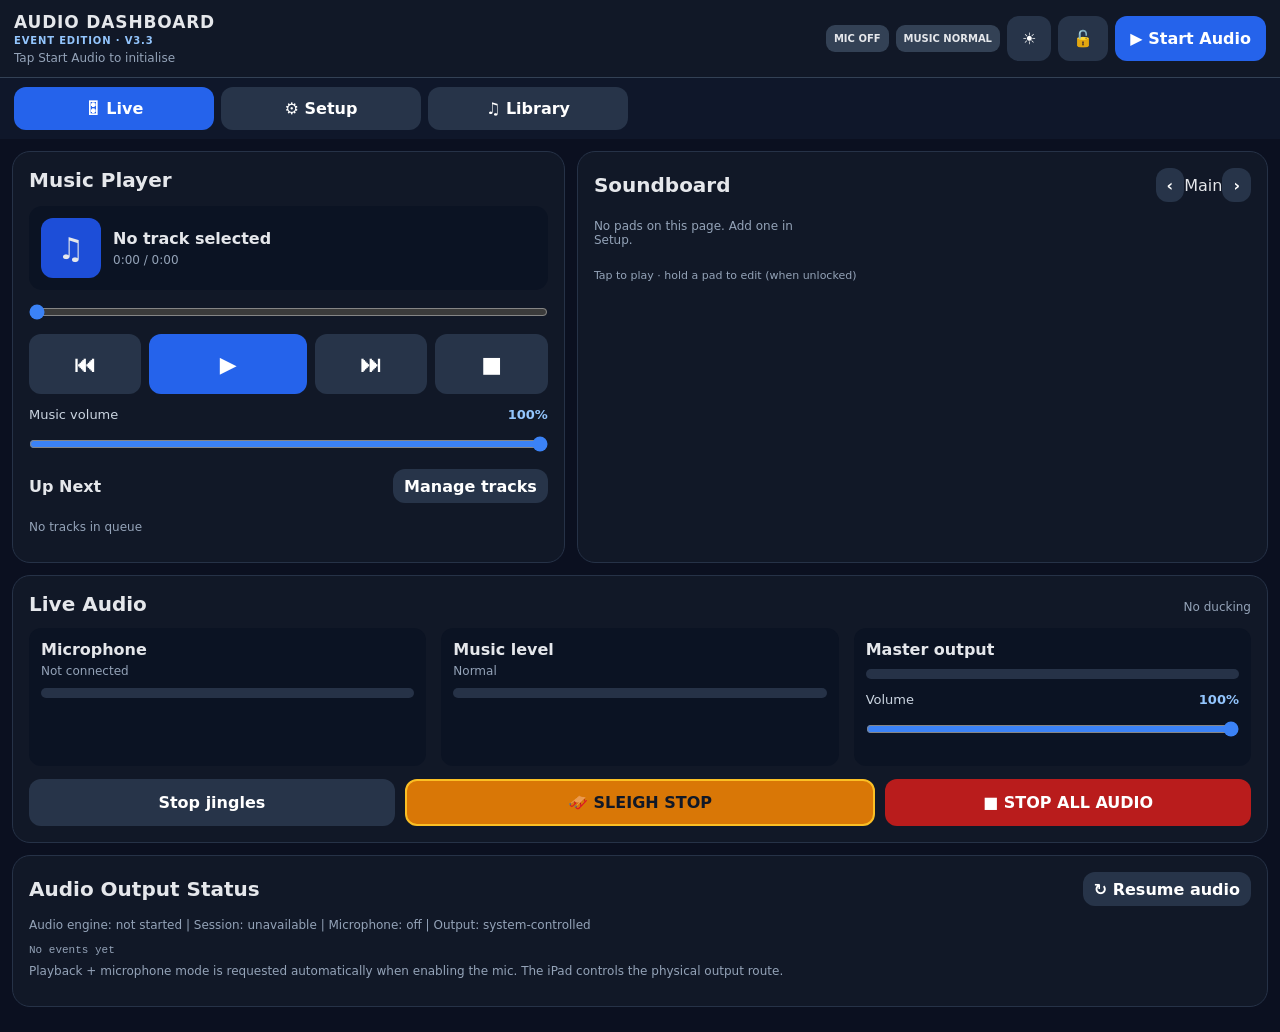
<file: index.html>
<!doctype html><html lang="en"><head><meta charset="utf-8"><meta name="viewport" content="width=device-width,initial-scale=1,viewport-fit=cover"><meta name="theme-color" content="#0b1020"><meta name="apple-mobile-web-app-capable" content="yes"><meta name="apple-mobile-web-app-title" content="Audio Dashboard"><link rel="manifest" href="manifest.webmanifest"><link rel="stylesheet" href="styles.css"><title>Audio Dashboard — Event Edition</title></head><body>
<header><div><strong class="brand">AUDIO DASHBOARD <small>EVENT EDITION · V3.3</small></strong><div id="banner" class="sub">Tap Start Audio to initialise</div></div><div class="header-actions"><span id="micBadge" class="badge">MIC OFF</span><span id="duckBadge" class="badge">MUSIC NORMAL</span><button id="wakeBtn" title="Keep screen awake">☀</button><button id="lockBtn">🔓</button><button id="startBtn" class="primary">▶ Start Audio</button></div></header>
<nav><button data-view="live" class="active">🎛 Live</button><button data-view="setup">⚙ Setup</button><button data-view="library">♫ Library</button></nav>
<main>
<section id="liveView" class="view active"><div class="columns"><article class="panel"><h2>Music Player</h2><div class="now"><div class="art">♫</div><div><strong id="nowTitle">No track selected</strong><div id="timeText" class="sub">0:00 / 0:00</div></div></div><input id="seek" type="range" min="0" max="1000" value="0"><div class="transport"><button id="prevBtn">⏮</button><button id="playBtn" class="primary">▶</button><button id="nextBtn">⏭</button><button id="stopMusicBtn">■</button></div><label>Music volume <output id="musicVolumeText">100%</output><input id="musicVolume" type="range" min="0" max="100" value="100"></label><div class="section-head"><h3>Up Next</h3><button data-view="library" class="small">Manage tracks</button></div><div id="queue" class="queue"></div></article>
<article class="panel"><div class="section-head"><h2>Soundboard</h2><div><button id="prevPage" class="small">‹</button><span id="pageLabel">Page 1</span><button id="nextPage" class="small">›</button></div></div><div id="pads" class="pads"></div><div class="footnote">Tap to play · hold a pad to edit (when unlocked)</div></article></div>
<article class="panel"><div class="section-head"><h2>Live Audio</h2><span id="liveReason" class="sub">No ducking</span></div><div class="live-controls"><div><strong>Microphone</strong><div id="micState" class="sub">Not connected</div><div class="meter"><i id="micMeter"></i></div></div><div><strong>Music level</strong><div id="duckState" class="sub">Normal</div><div class="meter"><i id="musicMeter"></i></div></div><div><strong>Master output</strong><div class="meter"><i id="masterMeter"></i></div><label>Volume <output id="masterVolumeText">100%</output><input id="masterVolume" type="range" min="0" max="100" value="100"></label></div></div><div class="stops"><button id="stopPadsBtn">Stop jingles</button><button id="sleighStopBtn" class="sleigh-stop" type="button" aria-pressed="false">🛷 SLEIGH STOP</button><button id="stopAllBtn" class="danger">■ STOP ALL AUDIO</button></div></article><article class="panel"><div class="section-head"><h2>Audio Output Status</h2><button id="audioRecoverBtn" class="small" type="button">↻ Resume audio</button></div><p id="audioStatusText" class="sub" aria-live="polite">Checking audio status…</p><pre id="audioStatusHistory" class="audio-history"></pre><p class="sub">Playback + microphone mode is requested automatically when enabling the mic. The iPad controls the physical output route.</p></article></section>
<section id="setupView" class="view"><article class="panel"><h2>Event Setup</h2><p class="sub">Configure and test your audio before going live.</p><div class="setup-grid"><div class="setup-card"><h3>1 · Audio and microphone</h3><button id="micStartBtn" class="primary">Enable microphone</button><button id="micStopBtn">Disable microphone</button><label>Input device<select id="inputSelect"><option value="">Default microphone</option></select></label><label class="check"><input id="monitorToggle" type="checkbox"> Monitor microphone through output (risk of feedback)</label><div class="meter"><i id="setupMicMeter"></i></div><p class="sub">Browser/OS controls final USB routing. Use headphones while testing monitoring.</p></div><div class="setup-card"><h3>2 · Automatic ducking</h3><label>Speech threshold <output id="thresholdText">−42 dB</output><input id="threshold" type="range" min="-65" max="-10" value="-42"></label><label>Duck amount <output id="duckText">−15 dB</output><input id="duckDb" type="range" min="0" max="30" value="15"></label><label>Attack <output id="attackText">80 ms</output><input id="attack" type="range" min="10" max="500" step="10" value="80"></label><label>Hold <output id="holdText">250 ms</output><input id="hold" type="range" min="0" max="1000" step="50" value="250"></label><label>Release <output id="releaseText">900 ms</output><input id="release" type="range" min="100" max="3000" step="50" value="900"></label></div><div class="setup-card"><h3>3 · Soundboard</h3><label>Page<select id="pageSelect"></select></label><button id="addPageBtn">＋ Add page</button><button id="renamePageBtn">Rename page</button><button id="addPadBtn" class="primary">＋ Add sound pad</button><p class="sub">Long-press any pad in Live to edit, replace its audio, or delete it.</p></div><div class="setup-card"><h3>4 · Sleigh Stop</h3>
<p class="sub">Choose what the Sleigh Stop button does on the Live screen. Tap again to restore normal output.</p>
<label>Stop mode<select id="sleighStopMode">
<option value="left">Mute LEFT output</option>
<option value="right">Mute RIGHT output</option>
<option value="half">Reduce master output to 50%</option>
</select></label>
<p id="sleighStopStatus" class="sub" aria-live="polite">Sleigh Stop inactive</p>
<p class="sub">Left/right muting applies to the dashboard's stereo output only. It cannot mute the UMC22 hardware Direct Monitor microphone.</p>
</div><div class="setup-card"><h3>5 · Startup checklist</h3><label class="check"><input type="checkbox" class="checklist"> USB interface connected and recognised</label><label class="check"><input type="checkbox" class="checklist"> Microphone level and threshold tested</label><label class="check"><input type="checkbox" class="checklist"> Output volume and PA tested</label><label class="check"><input type="checkbox" class="checklist"> Music and jingles imported</label><label class="check"><input type="checkbox" class="checklist"> Offline mode verified on this iPad</label><div id="checkCount" class="sub">0 / 5 checked</div><button id="goLiveBtn" class="primary">Go to Live Dashboard</button></div></div></article></section>
<section id="libraryView" class="view"><article class="panel"><div class="section-head"><h2>Music Library &amp; Queue</h2><label class="import">＋ Import music<input id="musicImport" type="file" accept=".mp3,.wav,.m4a,.aac,.ogg,.flac,audio/mpeg,audio/mp3,audio/*" multiple></label></div><p class="sub">Audio is saved on this device in browser storage. Use ↑ ↓ to reorder the playlist.</p><div id="libraryList" class="library"></div><button id="clearLibraryBtn">Clear music library</button></article></section>
</main><div id="toast" class="toast" role="status"></div>
<dialog id="padDialog"><form id="padForm"><h2 id="padDialogTitle">Edit pad</h2><label>Pad name<input id="padName" required maxlength="32"></label><label>Colour<input id="padColor" type="color"></label><label>Pad volume <output id="padVolumeText">100%</output><input id="padVolume" type="range" min="0" max="100" value="100"></label><label class="check"><input id="padDuck" type="checkbox" checked> Duck music during jingle</label><label>Sound file<input id="padFile" type="file" accept=".mp3,.wav,.m4a,.aac,.ogg,.flac,audio/mpeg,audio/mp3,audio/*"></label><div id="padFileLabel" class="sub"></div><div class="dialog-actions"><button type="button" id="deletePadBtn">Delete</button><button type="button" id="cancelPadBtn">Cancel</button><button type="submit" class="primary">Save pad</button></div></form></dialog>
<script src="audio-routing-fix.js"></script><script src="app.js"></script></body></html>
</file>
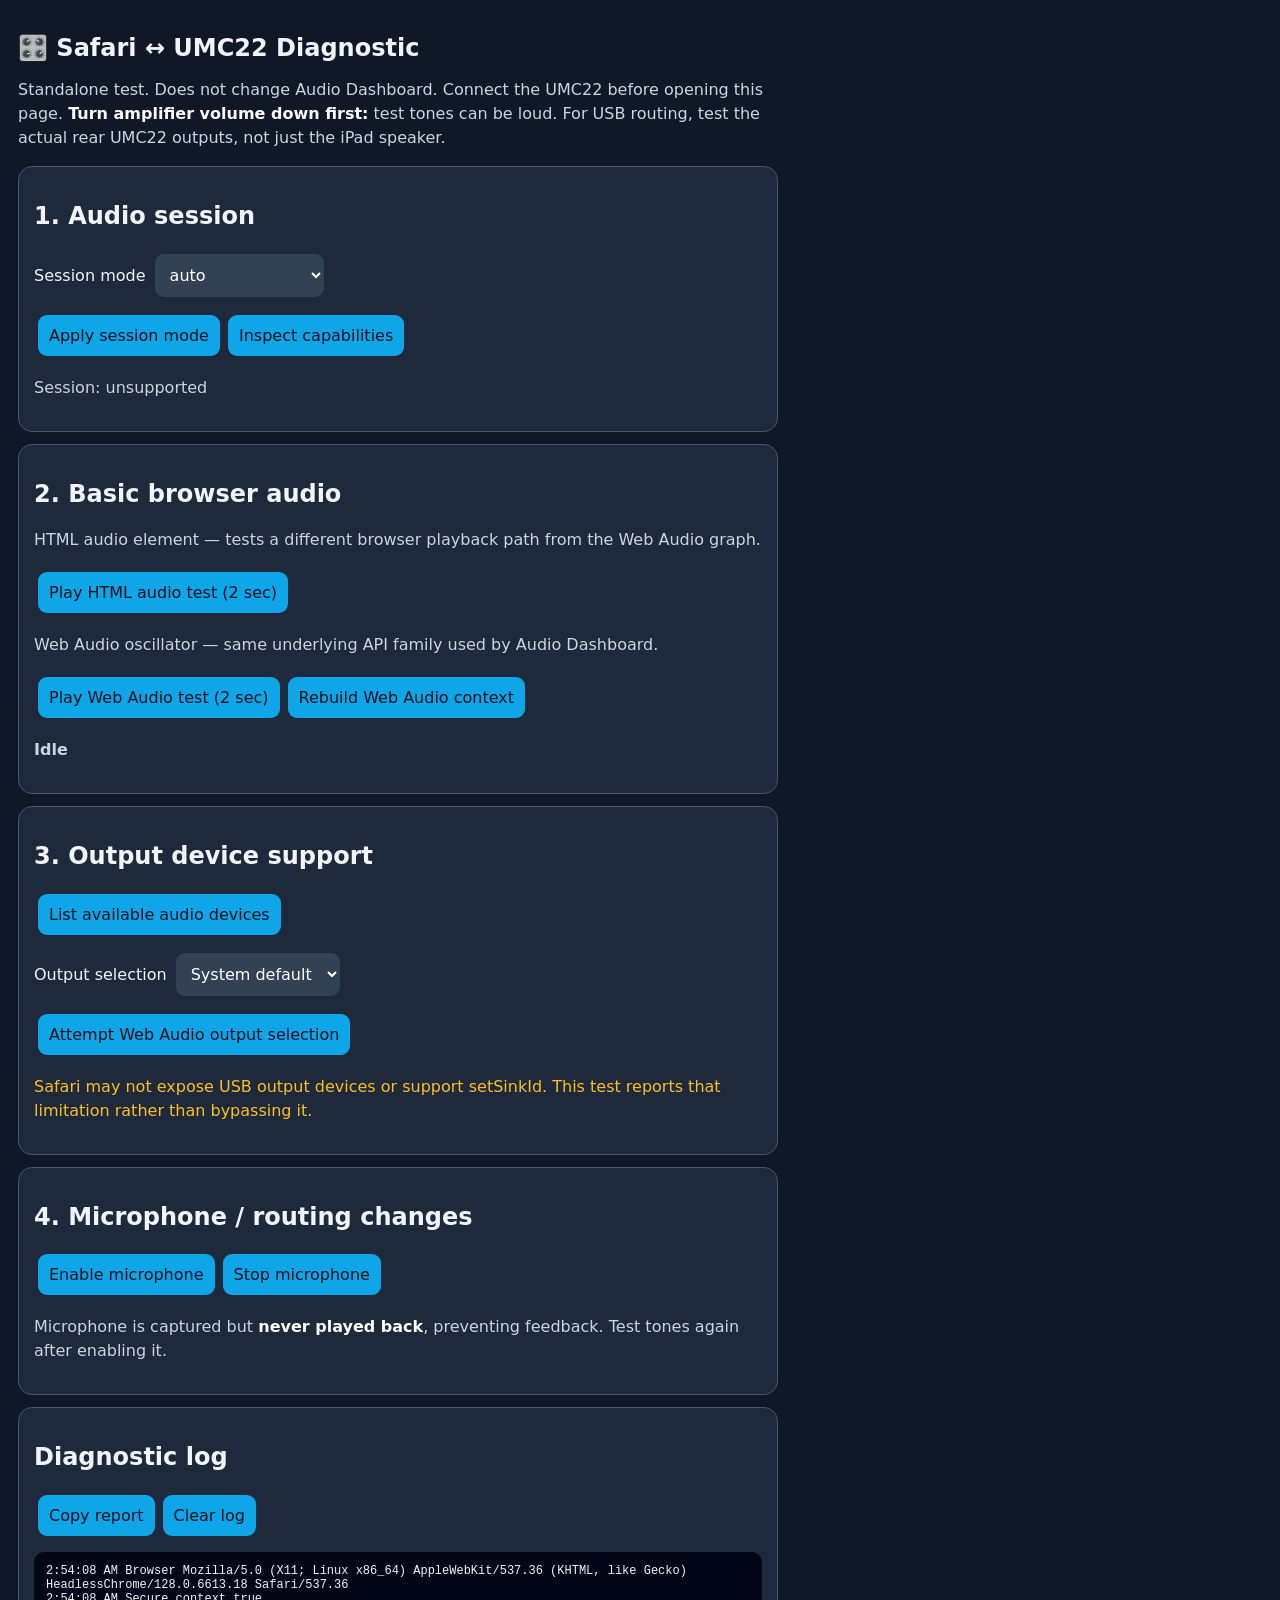
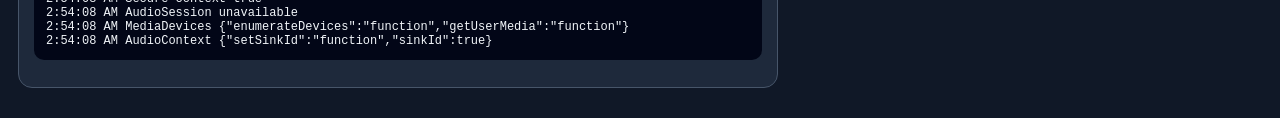
<file: Safari-UMC22-Audio-Diagnostic.html>
<!doctype html><html lang="en"><head><meta charset="utf-8"><meta name="viewport" content="width=device-width,initial-scale=1,viewport-fit=cover"><title>Safari USB Audio Diagnostic</title><style>body{font:16px system-ui;background:#101827;color:#f1f5f9;margin:0;padding:18px;max-width:760px}h1{font-size:24px}p{line-height:1.5;color:#cbd5e1}.panel{background:#1e293b;border:1px solid #475569;border-radius:14px;padding:15px;margin:12px 0}button,select{font:inherit;padding:11px;border-radius:9px;margin:4px;background:#0ea5e9;color:#06111b;border:0}button:disabled{opacity:.45}select{background:#334155;color:white;max-width:100%}pre{white-space:pre-wrap;overflow-wrap:anywhere;background:#020617;padding:12px;border-radius:10px;font-size:12px}label{display:block;margin:10px 0}strong{color:white}.warn{color:#fbbf24}#toneState{font-weight:bold}</style></head><body><h1>🎛️ Safari ↔ UMC22 Diagnostic</h1><p>Standalone test. Does not change Audio Dashboard. Connect the UMC22 before opening this page. <strong>Turn amplifier volume down first:</strong> test tones can be loud. For USB routing, test the actual rear UMC22 outputs, not just the iPad speaker.</p><div class="panel"><h2>1. Audio session</h2><label>Session mode <select id="mode"><option value="auto">auto</option><option value="playback">playback</option><option value="play-and-record">play-and-record</option></select></label><button id="apply">Apply session mode</button><button id="inspect">Inspect capabilities</button><p id="sessionInfo"></p></div><div class="panel"><h2>2. Basic browser audio</h2><p>HTML audio element — tests a different browser playback path from the Web Audio graph.</p><button id="htmlTone">Play HTML audio test (2 sec)</button><p>Web Audio oscillator — same underlying API family used by Audio Dashboard.</p><button id="webTone">Play Web Audio test (2 sec)</button><button id="reset">Rebuild Web Audio context</button><p id="toneState">Idle</p></div><div class="panel"><h2>3. Output device support</h2><button id="devices">List available audio devices</button><label>Output selection <select id="outputs"><option value="">System default</option></select></label><button id="setSink">Attempt Web Audio output selection</button><p class="warn">Safari may not expose USB output devices or support setSinkId. This test reports that limitation rather than bypassing it.</p></div><div class="panel"><h2>4. Microphone / routing changes</h2><button id="micOn">Enable microphone</button><button id="micOff">Stop microphone</button><p>Microphone is captured but <strong>never played back</strong>, preventing feedback. Test tones again after enabling it.</p></div><div class="panel"><h2>Diagnostic log</h2><button id="copy">Copy report</button><button id="clear">Clear log</button><pre id="log"></pre></div><script>
'use strict';const $=id=>document.getElementById(id);let ctx=null,stream=null,htmlUrl=null;const log=(...x)=>{const s=new Date().toLocaleTimeString()+' '+x.map(v=>typeof v==='string'?v:JSON.stringify(v)).join(' ');$('log').textContent+=s+'\n';console.log(s)};function describe(e){return e?.name+': '+e?.message}function session(){return navigator.audioSession||null}function apply(){try{const a=session();if(!a){log('navigator.audioSession unavailable');$('sessionInfo').textContent='AudioSession API unavailable';return}a.type=$('mode').value;log('audioSession.type requested:',$('mode').value,'actual:',a.type);$('sessionInfo').textContent='Current: '+a.type}catch(e){log('audioSession change failed',describe(e))}}function makeCtx(){if(ctx){try{ctx.close()}catch(e){}}ctx=new (window.AudioContext||window.webkitAudioContext)();ctx.onstatechange=()=>log('AudioContext state:',ctx.state);log('Created AudioContext',{'state':ctx.state,'sampleRate':ctx.sampleRate,'sinkId':ctx.sinkId??'(not exposed)','setSinkId':typeof ctx.setSinkId});return ctx}async function tone(){try{const c=ctx||makeCtx();await c.resume();const o=c.createOscillator(),g=c.createGain();o.type='sine';o.frequency.value=440;g.gain.value=.055;o.connect(g).connect(c.destination);o.start();o.stop(c.currentTime+2);o.onended=()=>{o.disconnect();g.disconnect()};$('toneState').textContent='Web Audio tone sent (listen for 2 seconds)';log('Web Audio tone started',{'state':c.state,'sinkId':c.sinkId??'default'})}catch(e){log('Web Audio tone ERROR',describe(e))}}function wav(){const rate=22050,n=rate*2,b=new ArrayBuffer(44+n*2),v=new DataView(b);const str=(o,s)=>{for(let i=0;i<s.length;i++)v.setUint8(o+i,s.charCodeAt(i))};str(0,'RIFF');v.setUint32(4,36+n*2,true);str(8,'WAVEfmt ');v.setUint32(16,16,true);v.setUint16(20,1,true);v.setUint16(22,1,true);v.setUint32(24,rate,true);v.setUint32(28,rate*2,true);v.setUint16(32,2,true);v.setUint16(34,16,true);str(36,'data');v.setUint32(40,n*2,true);for(let i=0;i<n;i++){const fade=Math.min(1,i/500,(n-i)/500);v.setInt16(44+i*2,Math.sin(2*Math.PI*440*i/rate)*1800*fade,true)}return URL.createObjectURL(new Blob([b],{type:'audio/wav'}))}async function htmlTone(){try{if(!htmlUrl)htmlUrl=wav();const a=new Audio(htmlUrl);a.volume=.6;await a.play();log('HTMLAudioElement playback started',{'sinkId':a.sinkId??'(not exposed)','setSinkId':typeof a.setSinkId});$('toneState').textContent='HTML audio tone sent (listen for 2 seconds)'}catch(e){log('HTML audio ERROR',describe(e))}}async function inspect(){const a=session();log('Browser',navigator.userAgent);log('Secure context',isSecureContext);log('AudioSession',a?{'type':a.type,'addEventListener':typeof a.addEventListener}:'unavailable');log('MediaDevices',{'enumerateDevices':typeof navigator.mediaDevices?.enumerateDevices,'getUserMedia':typeof navigator.mediaDevices?.getUserMedia});log('AudioContext',{'setSinkId':typeof (window.AudioContext||window.webkitAudioContext)?.prototype?.setSinkId,'sinkId':'sinkId' in (window.AudioContext||window.webkitAudioContext)?.prototype});$('sessionInfo').textContent='Session: '+(a?.type??'unsupported')}async function devices(){try{const list=await navigator.mediaDevices.enumerateDevices();const outs=$('outputs');outs.innerHTML='<option value="">System default</option>';list.forEach(d=>{log('Device',{'kind':d.kind,'label':d.label||'(hidden)','id':d.deviceId?'present':'absent'});if(d.kind==='audiooutput'){const o=document.createElement('option');o.value=d.deviceId;o.textContent=d.label||'Unnamed audio output';outs.append(o)}});log('Audio outputs exposed:',list.filter(d=>d.kind==='audiooutput').length)}catch(e){log('enumerateDevices ERROR',describe(e))}}async function setSink(){try{const c=ctx||makeCtx();if(typeof c.setSinkId!=='function'){log('AudioContext.setSinkId unavailable in this browser');return}const id=$('outputs').value;await c.setSinkId(id||'');log('AudioContext.setSinkId success',c.sinkId)}catch(e){log('setSinkId ERROR',describe(e))}}async function micOn(){try{micOff();stream=await navigator.mediaDevices.getUserMedia({audio:{echoCancellation:false,noiseSuppression:false,autoGainControl:false}});log('Microphone active',stream.getAudioTracks().map(t=>({label:t.label,settings:t.getSettings()})));await devices()}catch(e){log('Microphone ERROR',describe(e))}}function micOff(){if(stream){stream.getTracks().forEach(t=>t.stop());stream=null;log('Microphone stopped')}}$('apply').onclick=apply;$('inspect').onclick=inspect;$('htmlTone').onclick=htmlTone;$('webTone').onclick=tone;$('reset').onclick=()=>{makeCtx();log('Context rebuilt')};$('devices').onclick=devices;$('setSink').onclick=setSink;$('micOn').onclick=micOn;$('micOff').onclick=micOff;$('copy').onclick=async()=>{try{await navigator.clipboard.writeText($('log').textContent);log('Report copied')}catch(e){log('Copy failed',describe(e));}};$('clear').onclick=()=>{$('log').textContent=''};window.addEventListener('pagehide',()=>{micOff();if(ctx)ctx.close()});inspect();
</script></body></html>
</file>
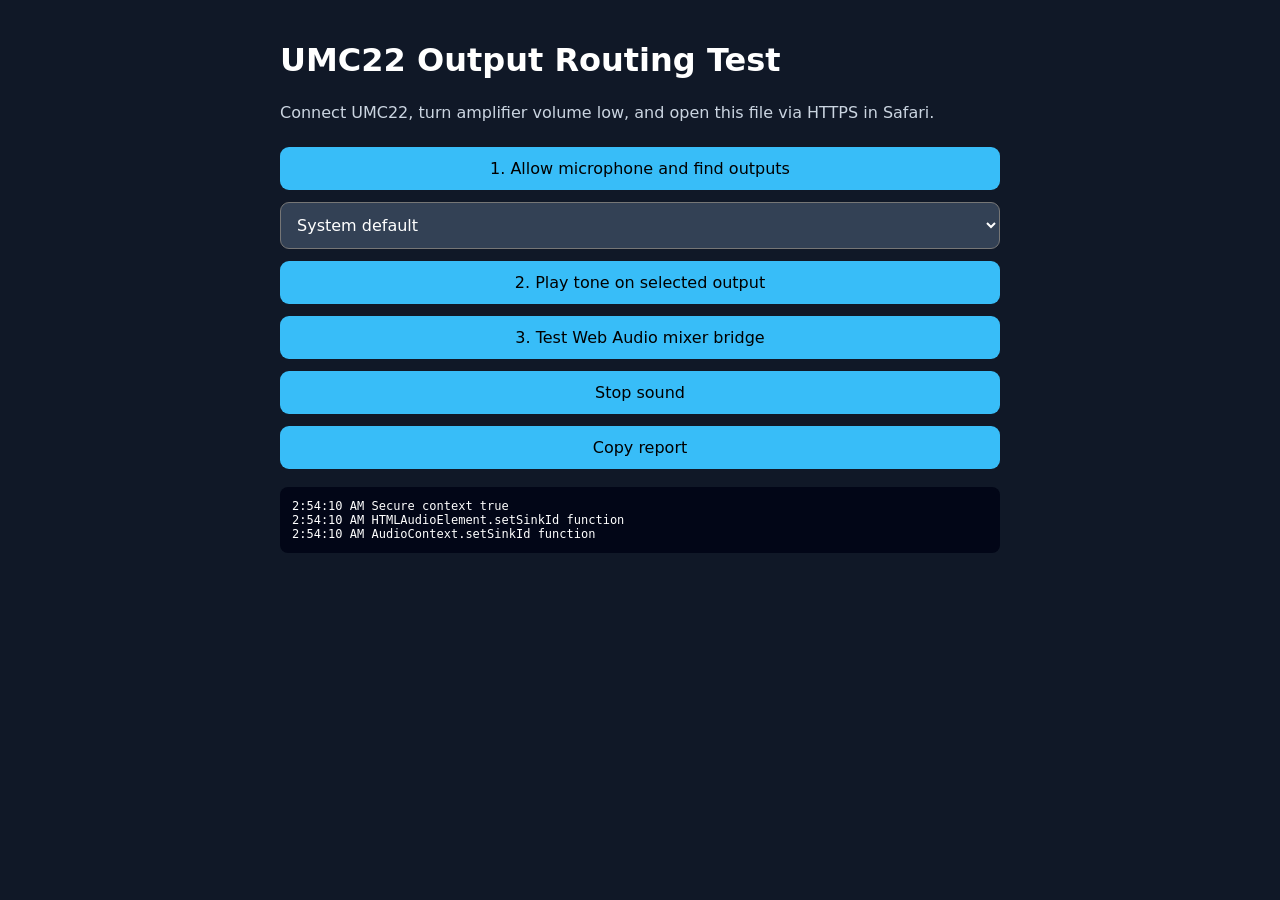
<file: UMC22-Output-Routing-Test.html>
<!doctype html><html lang="en"><meta charset="utf-8"><meta name="viewport" content="width=device-width,initial-scale=1"><title>UMC22 Safari Output Routing Test</title><style>body{font:16px system-ui;max-width:720px;margin:auto;padding:20px;background:#101827;color:#fff}button,select{font:inherit;padding:12px;margin:6px 0;width:100%;box-sizing:border-box;border-radius:9px}button{background:#38bdf8;border:0}select{background:#334155;color:white}pre{white-space:pre-wrap;overflow-wrap:anywhere;background:#020617;padding:12px;border-radius:8px;font-size:12px}p{line-height:1.5;color:#cbd5e1}</style><h1>UMC22 Output Routing Test</h1><p>Connect UMC22, turn amplifier volume low, and open this file via HTTPS in Safari.</p><button id="scan">1. Allow microphone and find outputs</button><select id="outputs"><option value="">System default</option></select><button id="test">2. Play tone on selected output</button><button id="bridge">3. Test Web Audio mixer bridge</button><button id="stop">Stop sound</button><button id="copy">Copy report</button><pre id="log"></pre><script>
const $=x=>document.getElementById(x),log=(...a)=>{$('log').textContent+=new Date().toLocaleTimeString()+' '+a.map(v=>typeof v==='string'?v:JSON.stringify(v)).join(' ')+'\n'};let mic=null,player=null,ctx=null,wavUrl=null;
function stop(){try{player?.pause();player?.removeAttribute('src');player.srcObject=null;player?.load()}catch(e){}try{ctx?.close()}catch(e){}player=null;ctx=null}
function wav(){let rate=22050,n=rate*3,b=new ArrayBuffer(44+2*n),v=new DataView(b);function str(i,s){for(let j=0;j<s.length;j++)v.setUint8(i+j,s.charCodeAt(j))}str(0,'RIFF');v.setUint32(4,36+2*n,true);str(8,'WAVEfmt ');v.setUint32(16,16,true);v.setUint16(20,1,true);v.setUint16(22,1,true);v.setUint32(24,rate,true);v.setUint32(28,2*rate,true);v.setUint16(32,2,true);v.setUint16(34,16,true);str(36,'data');v.setUint32(40,2*n,true);for(let i=0;i<n;i++){let fade=Math.min(1,i/400,(n-i)/400);v.setInt16(44+i*2,Math.sin(2*Math.PI*440*i/rate)*1900*fade,true)}return URL.createObjectURL(new Blob([b],{type:'audio/wav'}))}
async function route(a){let id=$('outputs').value;log('Selected', $('outputs').selectedOptions[0]?.textContent,'HTMLAudioElement.setSinkId',typeof a.setSinkId);if(id){if(typeof a.setSinkId!=='function')throw Error('HTML audio setSinkId unavailable');await a.setSinkId(id);log('setSinkId SUCCESS',{sinkId:a.sinkId?'assigned':'empty'})}else log('Using system default')}
$('scan').onclick=async()=>{try{if(!mic){mic=await navigator.mediaDevices.getUserMedia({audio:true});log('Microphone permission granted',mic.getAudioTracks().map(t=>t.label))}let devices=await navigator.mediaDevices.enumerateDevices(),sel=$('outputs');sel.innerHTML='<option value="">System default</option>';for(let d of devices){log('Device',{kind:d.kind,label:d.label,id:d.deviceId?'present':'absent'});if(d.kind==='audiooutput'){let o=document.createElement('option');o.value=d.deviceId;o.textContent=d.label||'Unnamed output';sel.append(o)}}log('Output options',sel.options.length-1);let usb=[...sel.options].find(o=>/USB Audio CODEC/i.test(o.textContent));if(usb){sel.value=usb.value;log('Automatically selected USB Audio CODEC')}}catch(e){log('SCAN ERROR',e.name,e.message)}};
$('test').onclick=async()=>{stop();try{player=new Audio();await route(player);if(!wavUrl)wavUrl=wav();player.src=wavUrl;await player.play();log('HTML audio tone PLAYING — listen to UMC22 outputs')}catch(e){log('HTML TEST ERROR',e.name,e.message)}};
$('bridge').onclick=async()=>{stop();try{ctx=new AudioContext();let dest=ctx.createMediaStreamDestination(),osc=ctx.createOscillator(),gain=ctx.createGain();osc.frequency.value=440;gain.gain.value=.06;osc.connect(gain).connect(dest);player=new Audio();player.srcObject=dest.stream;await route(player);await ctx.resume();osc.start();osc.stop(ctx.currentTime+3);await player.play();log('WEB AUDIO BRIDGE PLAYING — listen to UMC22 outputs');osc.onended=()=>stop()}catch(e){log('BRIDGE ERROR',e.name,e.message)}};
$('stop').onclick=()=>{stop();log('Stopped')};$('copy').onclick=async()=>{try{await navigator.clipboard.writeText($('log').textContent);log('Report copied')}catch(e){log('COPY ERROR',e.name,e.message)}};
log('Secure context',isSecureContext);log('HTMLAudioElement.setSinkId',typeof HTMLAudioElement.prototype.setSinkId);log('AudioContext.setSinkId',typeof AudioContext.prototype.setSinkId);
</script></html>
</file>
<file: styles.css>
:root{color-scheme:dark;font-family:system-ui,-apple-system,sans-serif;background:#0b1020;color:#e5e7eb}*{box-sizing:border-box}body{margin:0}button,input,select{font:inherit}button{border:0;border-radius:12px;background:#273449;color:white;padding:12px 15px;font-weight:750;min-height:45px;cursor:pointer;touch-action:manipulation}button:disabled{opacity:.45}.primary{background:#2563eb}.danger{background:#b91c1c}header{display:flex;justify-content:space-between;align-items:center;gap:12px;padding:12px max(14px,env(safe-area-inset-left));background:#111827;border-bottom:1px solid #334155}.brand{font-size:17px;letter-spacing:.05em}.brand small{display:block;font-size:10px;color:#93c5fd;margin-top:3px}.sub{color:#94a3b8;font-size:12px;margin-top:5px}.header-actions{display:flex;align-items:center;gap:7px}.badge{font-size:10px;font-weight:850;padding:8px;background:#334155;border-radius:9px;white-space:nowrap}.badge.good{background:#14532d}.badge.warn{background:#78350f}nav{display:flex;gap:7px;padding:9px 14px;background:#0f172a}nav button{flex:1;max-width:200px;min-height:40px}nav .active{background:#2563eb}main{max-width:1500px;margin:auto;padding:12px 12px max(12px,env(safe-area-inset-bottom))}.view{display:none}.view.active{display:block}.columns{display:grid;grid-template-columns:1fr 1.25fr;gap:12px}.panel{background:#111827;border:1px solid #263247;border-radius:18px;padding:16px;margin-bottom:12px}h2{font-size:20px;margin:0 0 14px}h3{font-size:16px;margin:0 0 12px}.section-head{display:flex;justify-content:space-between;align-items:center;gap:9px;margin-bottom:12px}.section-head h2,.section-head h3{margin:0}.small{min-height:34px;padding:7px 11px}.now{background:#0b1323;border-radius:13px;display:flex;gap:12px;align-items:center;padding:12px}.art{height:60px;width:60px;background:#1d4ed8;border-radius:12px;display:grid;place-items:center;font-size:30px}.now>div:last-child{min-width:0}.now strong{overflow-wrap:anywhere}input[type=range]{display:block;width:100%;accent-color:#3b82f6;margin:10px 0;min-height:24px}.transport{display:grid;grid-template-columns:1fr 1.4fr 1fr 1fr;gap:8px}.transport button{font-size:22px;min-height:60px}label{display:block;font-size:13px;margin:13px 0;color:#cbd5e1}output{float:right;color:#93c5fd;font-weight:800}.queue,.library{display:grid;gap:6px;max-height:250px;overflow:auto}.track-row{display:flex;gap:6px;align-items:center;padding:6px;background:#0b1323;border-radius:10px}.track-row.active{outline:2px solid #2563eb}.track-name{flex:1;min-width:0;text-align:left;overflow:hidden;text-overflow:ellipsis;white-space:nowrap}.track-row button:not(.track-name){padding:8px;min-height:35px}.pads{display:grid;grid-template-columns:repeat(3,minmax(0,1fr));gap:10px}.pad{position:relative;min-height:118px;text-align:left;display:flex;flex-direction:column;justify-content:end;box-shadow:inset 0 -4px #0003;overflow:hidden;overflow-wrap:anywhere}.pad.playing{filter:brightness(1.35)}.pad small{font-size:10px;margin-top:6px;opacity:.8}.footnote{color:#94a3b8;font-size:11px;margin-top:10px}.live-controls{display:grid;grid-template-columns:1fr 1fr 1fr;gap:15px}.live-controls>div{background:#0b1323;padding:12px;border-radius:12px}.meter{background:#263247;height:10px;border-radius:20px;overflow:hidden;margin-top:10px}.meter i{display:block;width:0;height:100%;background:#22c55e;transition:width .08s}.stops{display:flex;gap:10px;margin-top:13px}.stops button{flex:1}.setup-grid{display:grid;grid-template-columns:1fr 1fr;gap:12px}.setup-card{background:#0b1323;border-radius:13px;padding:15px}.setup-card button{margin:3px}.setup-card select,.setup-card input[type=text],dialog input:not([type=range]):not([type=color]):not([type=checkbox]){width:100%;background:#1e293b;color:white;border:1px solid #475569;border-radius:9px;padding:11px}.check{display:flex;align-items:center;gap:8px}.check input{width:20px;height:20px}.import{background:#2563eb;color:white;border-radius:12px;padding:12px;margin:0;font-weight:800;cursor:pointer}.import input{display:none}.toast{position:fixed;bottom:24px;left:50%;transform:translate(-50%,18px);opacity:0;pointer-events:none;background:#334155;padding:13px 18px;border-radius:12px;z-index:9;transition:.2s}.toast.show{opacity:1;transform:translate(-50%,0)}dialog{border:1px solid #475569;border-radius:17px;background:#111827;color:#fff;width:min(470px,95vw);max-height:90vh;overflow:auto}dialog::backdrop{background:#000b}.dialog-actions{display:flex;justify-content:end;gap:7px;margin-top:20px}body.locked nav button:not([data-view=live]){opacity:.45}body.locked .footnote{visibility:hidden}@media(max-width:900px){.columns{grid-template-columns:1fr}.pads{grid-template-columns:repeat(3,1fr)}}@media(max-width:650px){header{align-items:flex-start;flex-wrap:wrap}.header-actions{flex-wrap:wrap}.badge{font-size:9px}.pads{grid-template-columns:repeat(2,1fr)}.live-controls,.setup-grid{grid-template-columns:1fr}.panel{padding:12px}.stops{flex-direction:column}}@media(orientation:landscape) and (max-height:550px){.pad{min-height:80px}header{padding-top:7px;padding-bottom:7px}}

.audio-history{font-size:11px;white-space:pre-wrap;overflow-wrap:anywhere;color:#94a3b8;max-height:115px;overflow:auto;margin:8px 0}

.sleigh-stop{background:#d97706;color:#111827;flex:1.3!important;font-size:16px;border:2px solid #fbbf24}
.sleigh-stop.engaged{background:#991b1b;color:white;border-color:#fca5a5}
.sleigh-stop:focus-visible{outline:3px solid white;outline-offset:2px}
</file>
